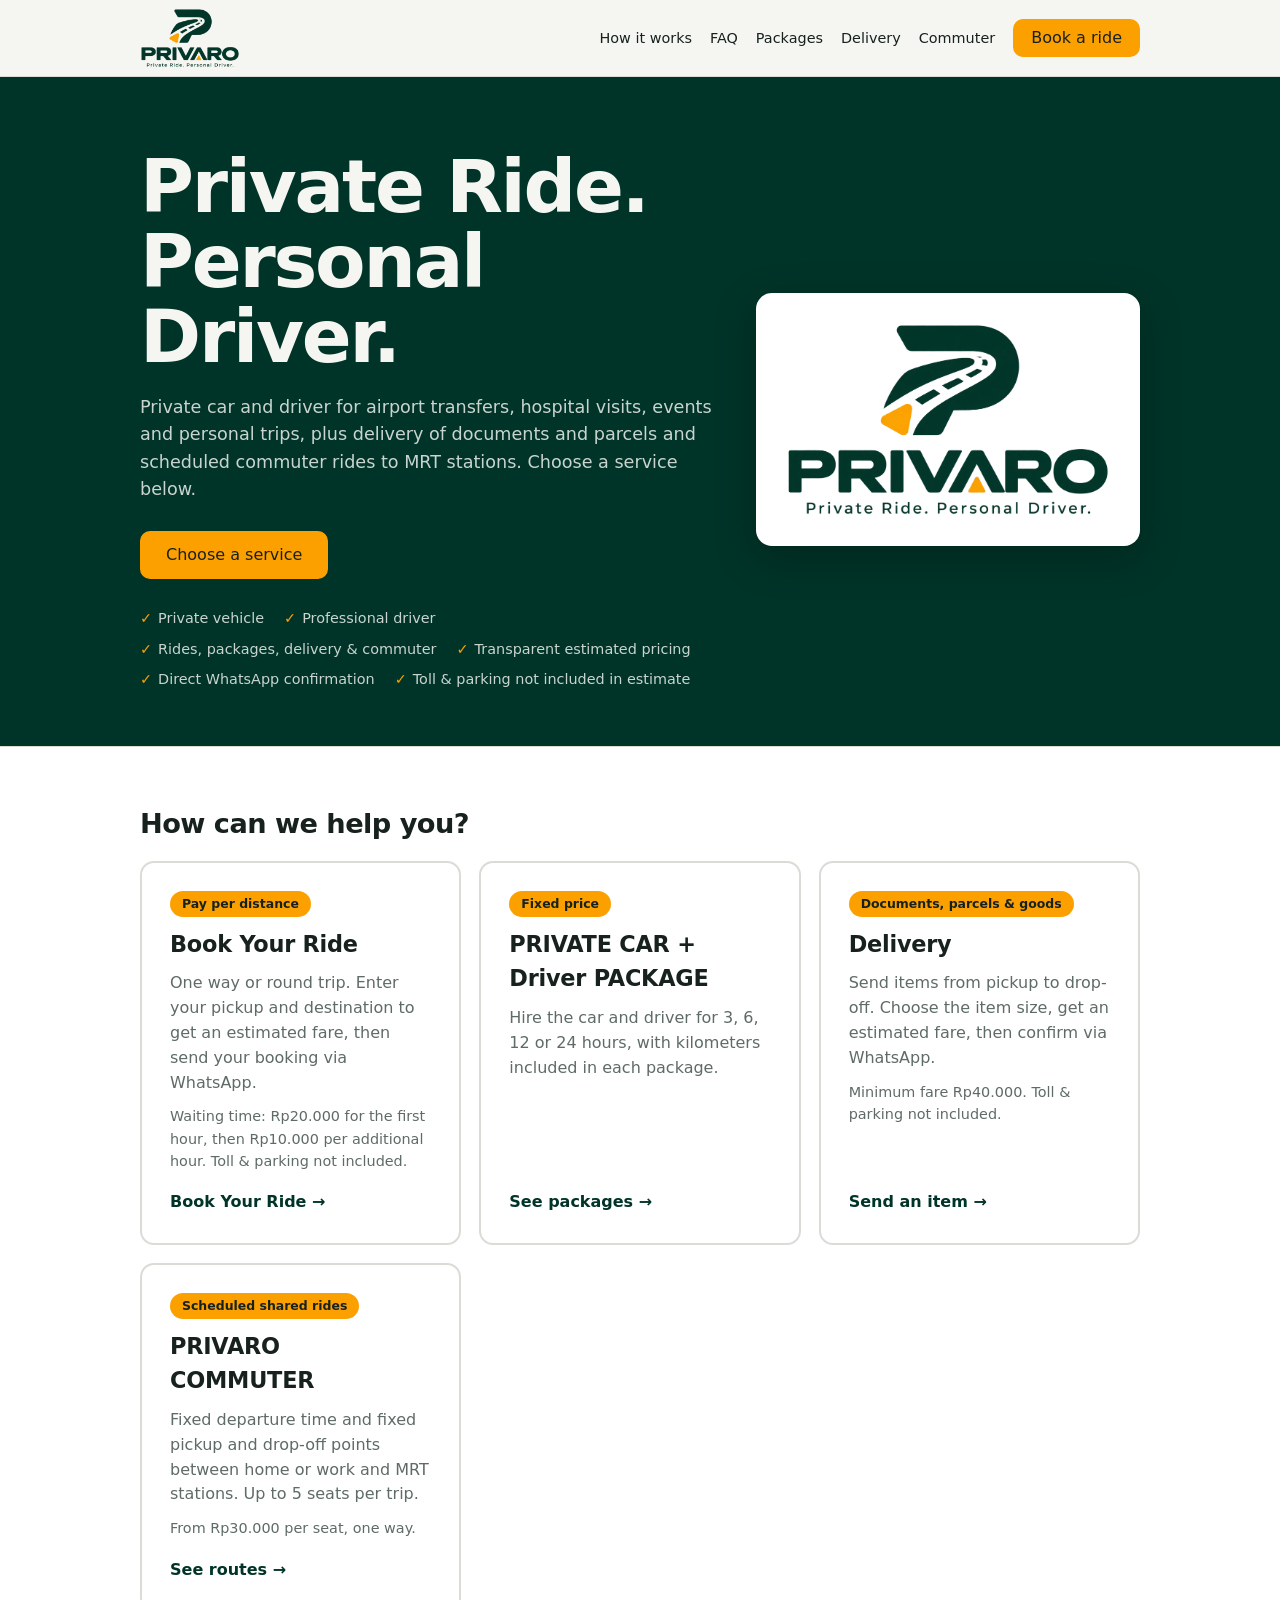
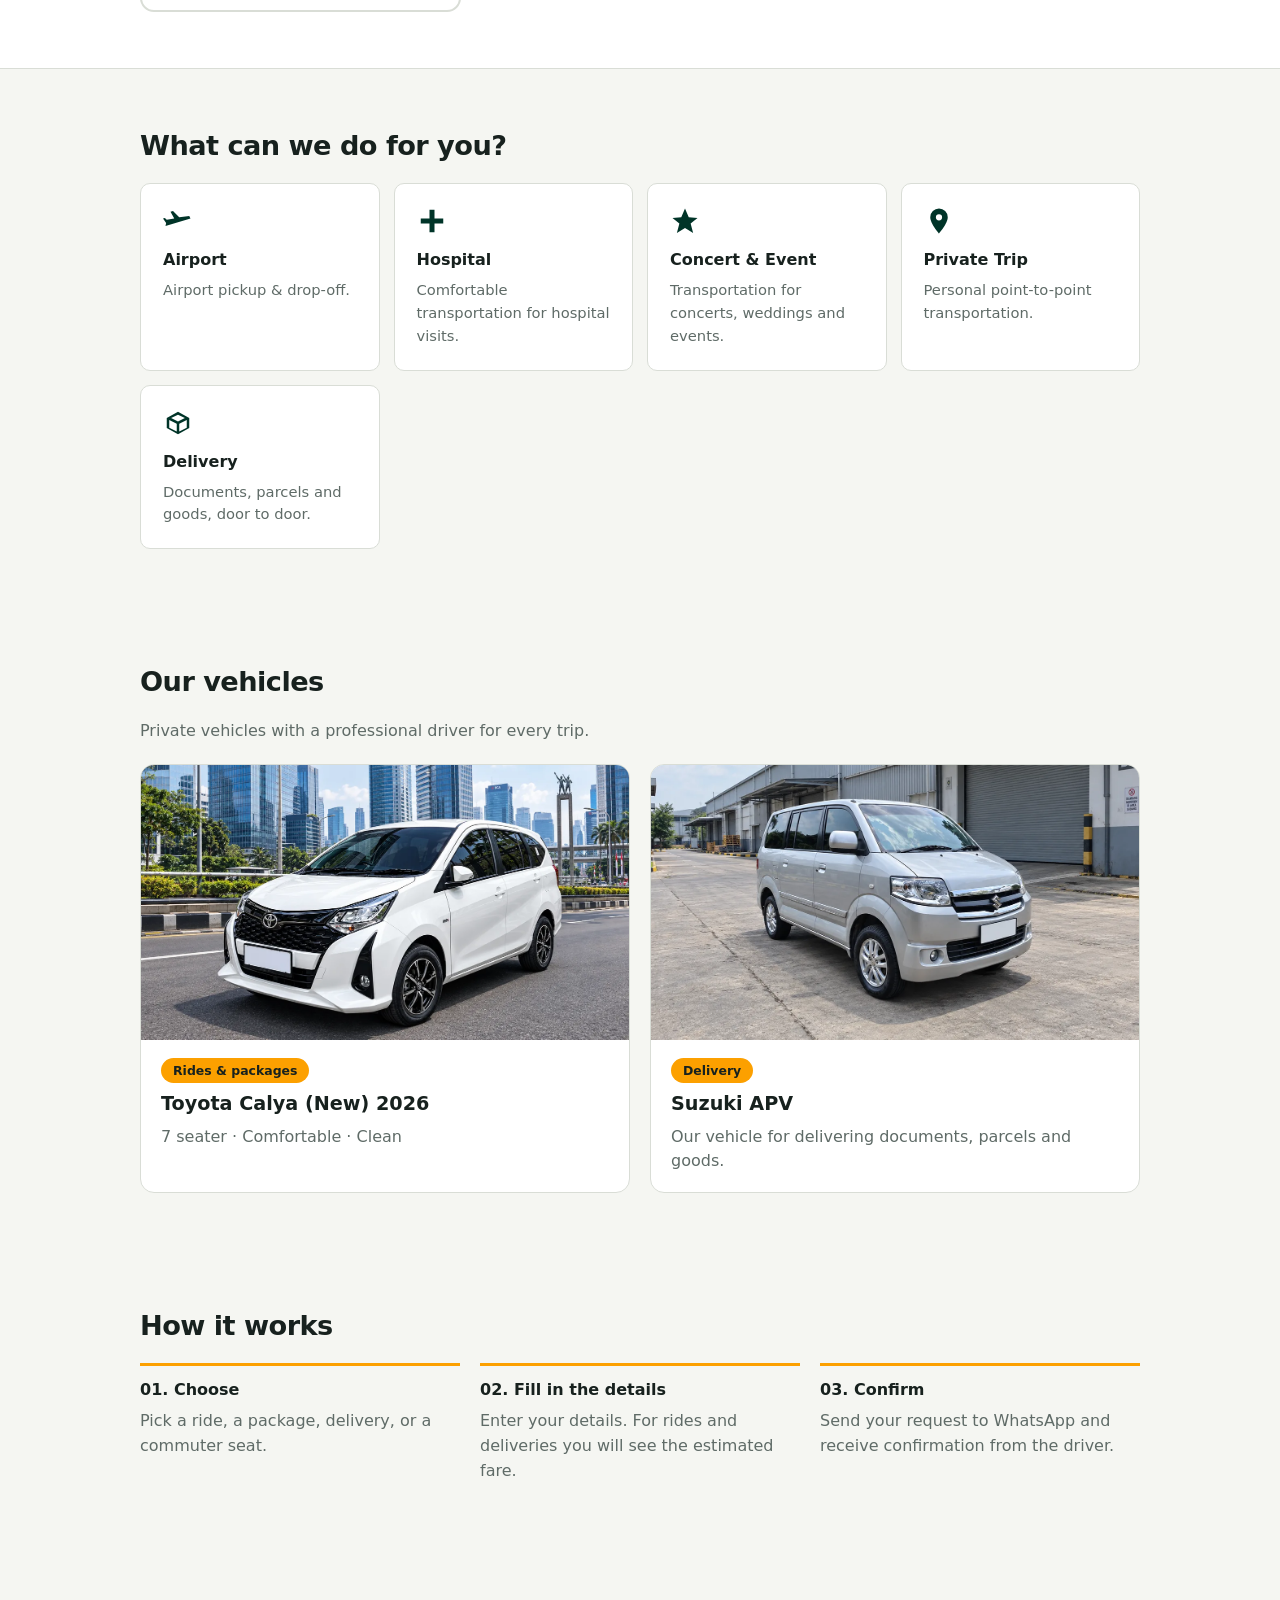
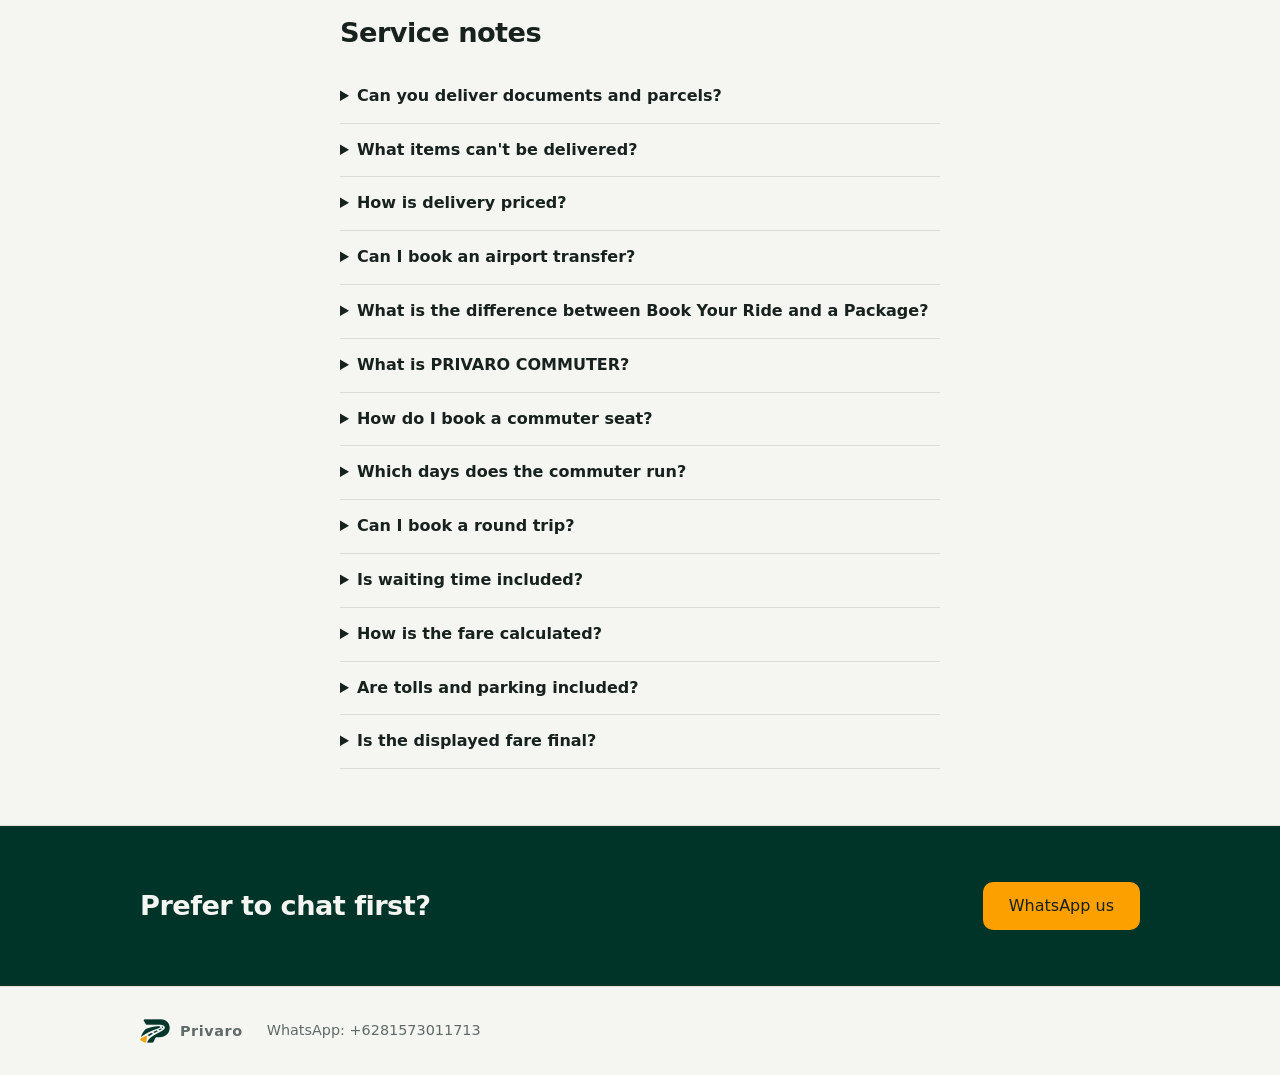
<file: index.html>
<!doctype html>
<html lang="en">
<head>
<meta charset="utf-8">
<meta name="viewport" content="width=device-width, initial-scale=1">
<meta name="referrer" content="strict-origin-when-cross-origin">
<title>Privaro | Private Ride. Personal Driver.</title>
<meta name="description" content="Privaro. Private Ride. Personal Driver. Private car with driver for airport transfers, hospital visits, events and personal trips, plus delivery of documents and parcels and scheduled commuter rides to MRT stations.">
<meta property="og:title" content="Privaro | Private Ride. Personal Driver.">
<meta property="og:description" content="Privaro. Private Ride. Personal Driver. Private car with driver for airport transfers, hospital visits, events and personal trips, plus delivery of documents and parcels and scheduled commuter rides to MRT stations.">
<meta property="og:image" content="assets/og.png">
<meta property="og:type" content="website">
<link rel="icon" href="favicon.png" type="image/png">
<link rel="apple-touch-icon" href="assets/apple-touch-icon.png">
<link rel="stylesheet" href="css/style.css">
</head>
<body>
<header class="top"><div class="wrap bar">
  <a class="brand" href="index.html" aria-label="Privaro, home"><img class="logo" src="assets/logo-header.webp" width="360" height="216" alt="Privaro. Private Ride. Personal Driver."></a>
  <nav aria-label="Main"><a href="#how">How it works</a><a href="#faq">FAQ</a><a href="package.html">Packages</a><a href="delivery.html">Delivery</a><a href="commuter.html">Commuter</a><a class="btn sm" href="book.html">Book a ride</a></nav>
</div></header>
<main>
<section class="hero"><div class="wrap herogrid"><div>
  <h1>Private Ride.<br>Personal Driver.</h1>
  <p class="lead">Private car and driver for airport transfers, hospital visits, events and personal trips, plus delivery of documents and parcels and scheduled commuter rides to MRT stations. Choose a service below.</p>
  <div class="cta"><a class="btn" href="#choose">Choose a service</a></div>
  <ul class="trust"><li>Private vehicle</li><li>Professional driver</li><li>Rides, packages, delivery &amp; commuter</li><li>Transparent estimated pricing</li><li>Direct WhatsApp confirmation</li><li>Toll &amp; parking not included in estimate</li></ul></div>
  <div class="logo-card"><img src="assets/logo.webp" width="900" height="541" alt="Privaro logo. Private Ride. Personal Driver."></div>
</div></section>

<section id="choose" class="band"><div class="wrap"><h2>How can we help you?</h2>
<div class="choices">
  <a class="choice" href="book.html"><span class="tag">Pay per distance</span><b>Book Your Ride</b>
    <span>One way or round trip. Enter your pickup and destination to get an estimated fare, then send your booking via WhatsApp.</span>
    <span class="sub" data-fill="waiting"></span><span class="go">Book Your Ride &rarr;</span></a>
  <a class="choice" href="package.html"><span class="tag">Fixed price</span><b>PRIVATE CAR + Driver PACKAGE</b>
    <span>Hire the car and driver for 3, 6, 12 or 24 hours, with kilometers included in each package.</span>
    <span class="go">See packages &rarr;</span></a>
  <a class="choice" href="delivery.html"><span class="tag">Documents, parcels &amp; goods</span><b>Delivery</b>
    <span>Send items from pickup to drop-off. Choose the item size, get an estimated fare, then confirm via WhatsApp.</span>
    <span class="sub" data-fill="delivery"></span><span class="go">Send an item &rarr;</span></a>
  <a class="choice" href="commuter.html"><span class="tag">Scheduled shared rides</span><b>PRIVARO COMMUTER</b>
    <span>Fixed departure time and fixed pickup and drop-off points between home or work and MRT stations. Up to 5 seats per trip.</span>
    <span class="sub" data-fill="commuter"></span><span class="go">See routes &rarr;</span></a>
</div></div></section>

<section id="services" class="wrap sec"><h2>What can we do for you?</h2>
<div class="cards">
  <div class="card info"><svg viewBox="0 0 24 24"><path d="M2 16l20-6-1-2-8 1-5-5-2 .5 3 5.5-6 1-1.5-1.5-1.5.5 2.5 3.5z"/></svg><b>Airport</b><span>Airport pickup &amp; drop-off.</span></div>
  <div class="card info"><svg viewBox="0 0 24 24"><path d="M10 3h4v7h7v4h-7v7h-4v-7H3v-4h7z"/></svg><b>Hospital</b><span>Comfortable transportation for hospital visits.</span></div>
  <div class="card info"><svg viewBox="0 0 24 24"><path d="M12 2l3 7 7 .5-5.5 4.5 2 7.5-6.5-4-6.5 4 2-7.5L2 9.5 9 9z"/></svg><b>Concert &amp; Event</b><span>Transportation for concerts, weddings and events.</span></div>
  <div class="card info"><svg viewBox="0 0 24 24"><path d="M12 2a7 7 0 0 0-7 7c0 5 7 13 7 13s7-8 7-13a7 7 0 0 0-7-7zm0 9.5A2.5 2.5 0 1 1 12 6.5a2.5 2.5 0 0 1 0 5z"/></svg><b>Private Trip</b><span>Personal point-to-point transportation.</span></div>
<div class="card info"><svg viewBox="0 0 24 24"><path d="M21 8l-9-5-9 5v8l9 5 9-5V8zm-9-2.7L17.5 8 12 10.7 6.5 8 12 5.3zM5 9.6l6 3v6.2l-6-3V9.6zm8 9.2v-6.2l6-3v6.2l-6 3z"/></svg><b>Delivery</b><span>Documents, parcels and goods, door to door.</span></div>
</div></section>

<section id="vehicle" class="wrap sec"><h2>Our vehicles</h2>
<p class="muted">Private vehicles with a professional driver for every trip.</p>
<div class="vehicles">
  <figure class="vcard"><img src="assets/car.webp" width="1200" height="675" loading="lazy" alt="White Toyota Calya used by Privaro on a Jakarta main road">
    <figcaption><span class="tag">Rides &amp; packages</span><b>Toyota Calya (New) 2026</b><span>7 seater &middot; Comfortable &middot; Clean</span></figcaption></figure>
  <figure class="vcard"><img src="assets/delivery-car.webp" width="1200" height="675" loading="lazy" alt="Silver Suzuki APV used by Privaro for delivery">
    <figcaption><span class="tag">Delivery</span><b>Suzuki APV</b><span>Our vehicle for delivering documents, parcels and goods.</span></figcaption></figure>
</div></section>

<section id="how" class="wrap sec"><h2>How it works</h2>
<ol class="steps"><li><b>01. Choose</b><span>Pick a ride, a package, delivery, or a commuter seat.</span></li><li><b>02. Fill in the details</b><span>Enter your details. For rides and deliveries you will see the estimated fare.</span></li><li><b>03. Confirm</b><span>Send your request to WhatsApp and receive confirmation from the driver.</span></li></ol></section>

<section id="faq" class="wrap sec narrow"><h2>Service notes</h2>
<details><summary>Can you deliver documents and parcels?</summary><p>Yes. Our Delivery service carries documents, parcels and goods that fit in the car, from pickup to drop-off. Larger or heavier items are quoted via WhatsApp.</p></details>
<details><summary>What items can't be delivered?</summary><p>Illegal goods, drugs and weapons; explosives, fuel and other flammable or hazardous materials; and anything the driver cannot legally carry. Other items may be declined by the driver.</p></details>
<details><summary>How is delivery priced?</summary><p>By the estimated distance with a minimum fare, plus a surcharge for larger items. Toll and parking are not included.</p></details>
<details><summary>Can I book an airport transfer?</summary><p>Yes. Airport pickup and drop-off are supported.</p></details>
<details><summary>What is the difference between Book Your Ride and a Package?</summary><p>Book Your Ride is priced by the estimated distance, one way or round trip, with waiting time charged separately. A Package is a fixed price for 3, 6, 12 or 24 hours with included kilometers.</p></details>
<details><summary>What is PRIVARO COMMUTER?</summary><p>A scheduled shared ride with a fixed departure time and fixed pickup and drop-off points, for people who travel regularly between home or work and an MRT station. Each trip has up to 5 passenger seats.</p></details>
<details><summary>How do I book a commuter seat?</summary><p>Choose a route and a travel date, then send your seat request via WhatsApp. The driver confirms availability.</p></details>
<details><summary>Which days does the commuter run?</summary><p>The current routes run Monday to Saturday.</p></details>
<details><summary>Can I book a round trip?</summary><p>Yes.</p></details>
<details><summary>Is waiting time included?</summary><p>Waiting time is charged separately.</p></details>
<details><summary>How is the fare calculated?</summary><p>For rides, the estimated fare is based on the estimated road distance and selected waiting time. For deliveries, it is based on the estimated road distance (with a minimum fare) and the item size.</p></details>
<details><summary>Are tolls and parking included?</summary><p>No. Toll and parking fees are not included in the estimated fare unless specifically agreed.</p></details>
<details><summary>Is the displayed fare final?</summary><p>No. The website provides an estimate. Final fare is confirmed by the driver.</p></details>
</section>

<section class="band dark"><div class="wrap cta2"><h2>Prefer to chat first?</h2><a class="btn" id="waBottom" href="#" target="_blank" rel="noopener">WhatsApp us</a></div></section>
</main>
<footer class="wrap foot"><b class="brand"><img class="mark" src="assets/mark.png" width="24" height="24" alt=""><span data-brand>Privaro</span></b><span id="fWa"></span><span id="fArea"></span><span id="fHours"></span></footer>
<script src="js/config.js"></script>
<script src="js/services/pricingService.js"></script>
<script src="js/delivery-pricing.js"></script>
<script src="js/commuter-data.js"></script>
<script src="js/site.js"></script>
</body>
</html>
</file>
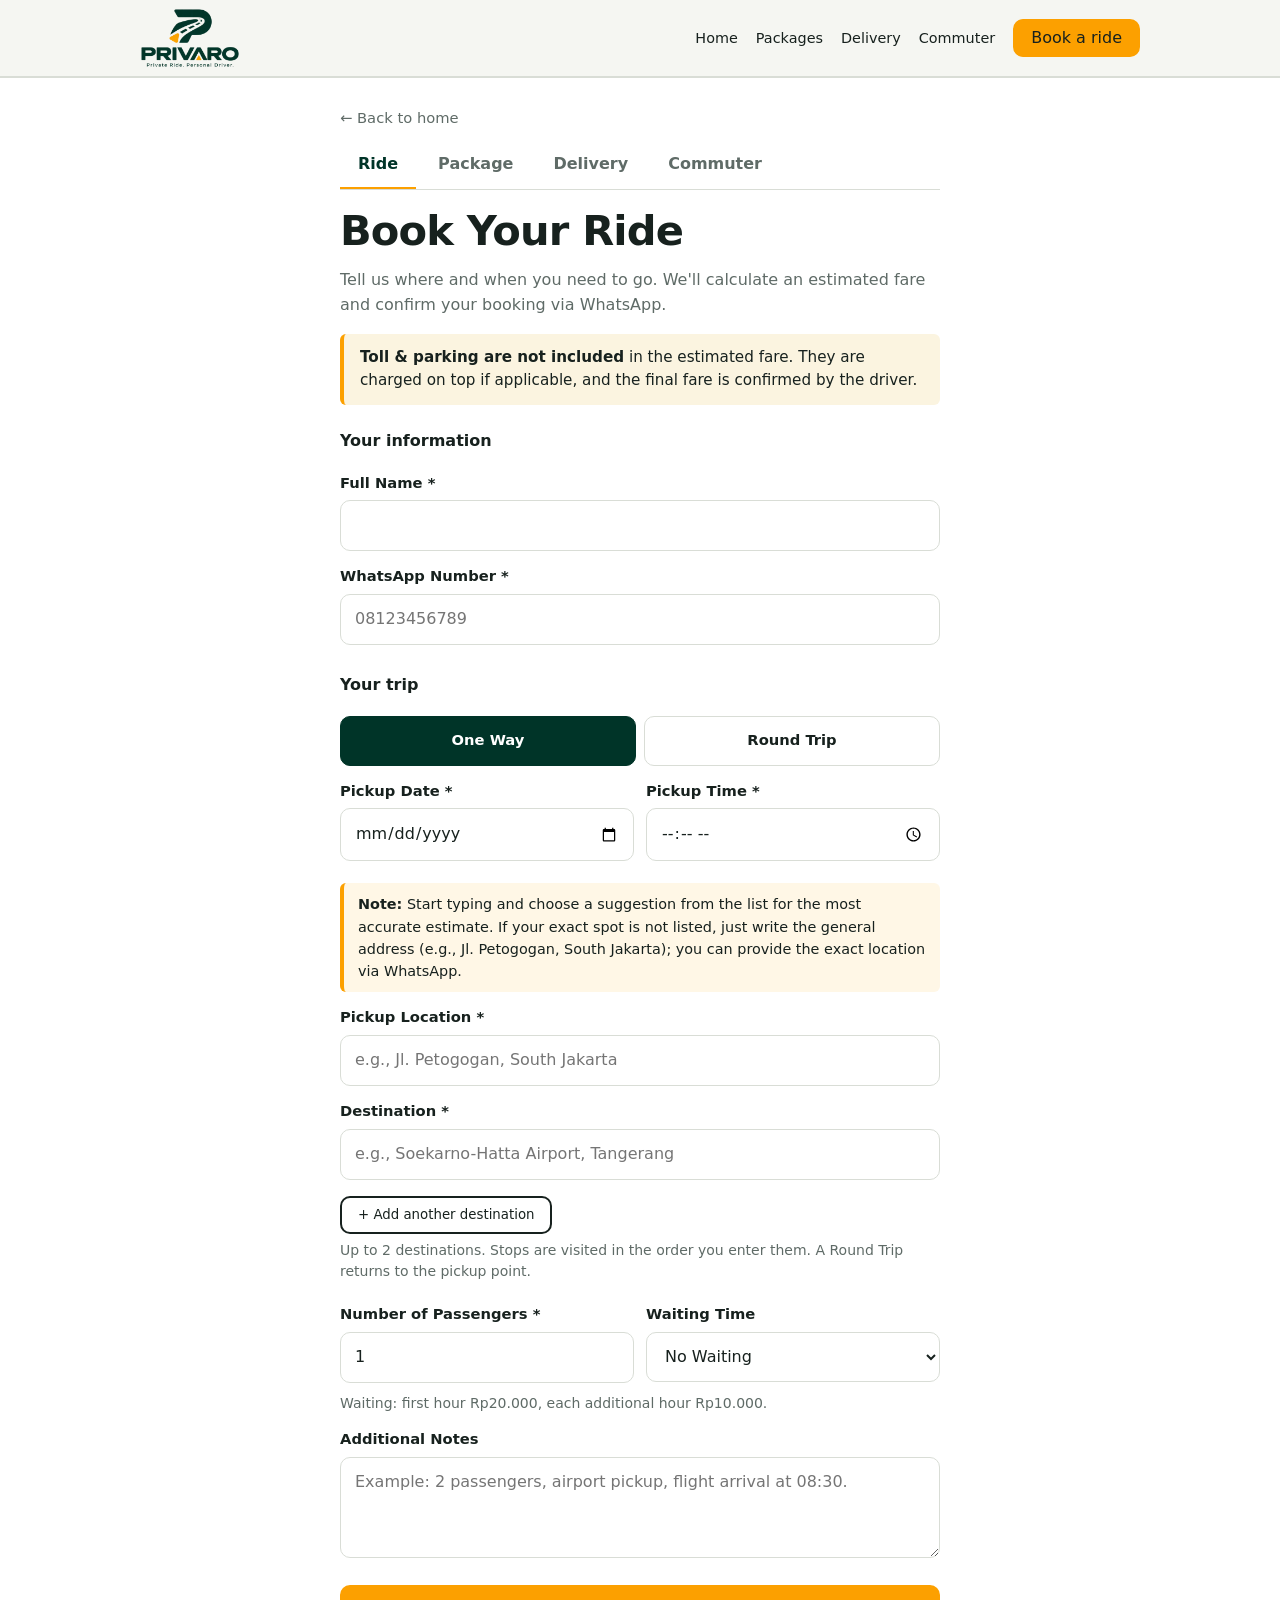
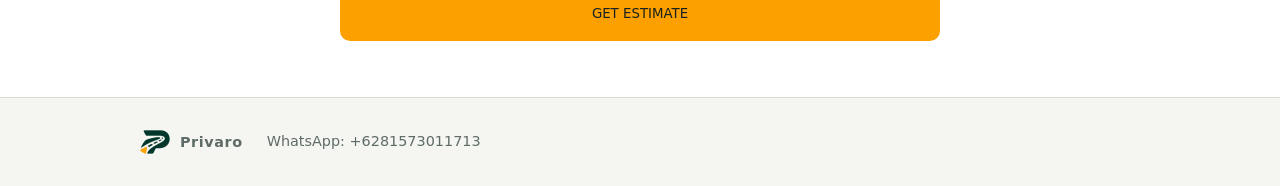
<file: book.html>
<!doctype html>
<html lang="en">
<head>
<meta charset="utf-8">
<meta name="viewport" content="width=device-width, initial-scale=1">
<meta name="referrer" content="strict-origin-when-cross-origin">
<title>Book Your Ride | Privaro</title>
<meta name="description" content="Book your private ride with Privaro. Enter pickup and destination, get an estimated fare, and confirm via WhatsApp.">
<meta property="og:title" content="Book Your Ride | Privaro">
<meta property="og:description" content="Book your private ride with Privaro. Enter pickup and destination, get an estimated fare, and confirm via WhatsApp.">
<meta property="og:image" content="assets/og.png">
<meta property="og:type" content="website">
<link rel="icon" href="favicon.png" type="image/png">
<link rel="apple-touch-icon" href="assets/apple-touch-icon.png">
<link rel="stylesheet" href="css/style.css">
</head>
<body>
<header class="top"><div class="wrap bar">
  <a class="brand" href="index.html" aria-label="Privaro, home"><img class="logo" src="assets/logo-header.webp" width="360" height="216" alt="Privaro. Private Ride. Personal Driver."></a>
  <nav aria-label="Main"><a href="index.html">Home</a><a href="package.html">Packages</a><a href="delivery.html">Delivery</a><a href="commuter.html">Commuter</a><a class="btn sm" href="book.html" aria-current="page">Book a ride</a></nav>
</div></header>
<main><section class="band pagesec"><div class="wrap narrow">
  <a class="back" href="index.html">&larr; Back to home</a>
  <nav class="tabs" aria-label="Services"><a href="book.html" aria-current="page">Ride</a><a href="package.html">Package</a><a href="delivery.html">Delivery</a><a href="commuter.html">Commuter</a></nav>
  <h1 class="ph">Book Your Ride</h1>
  <p class="muted">Tell us where and when you need to go. We'll calculate an estimated fare and confirm your booking via WhatsApp.</p>
  <p class="callout"><b>Toll &amp; parking are not included</b> in the estimated fare. They are charged on top if applicable, and the final fare is confirmed by the driver.</p>
  <form id="bookingForm" novalidate>
    <fieldset><legend>Your information</legend>
      <label for="name">Full Name *</label><input id="name" autocomplete="name" aria-describedby="e-name"><p class="err" id="e-name" role="alert"></p>
      <label for="whatsapp">WhatsApp Number *</label><input id="whatsapp" type="tel" inputmode="tel" placeholder="08123456789" autocomplete="tel" aria-describedby="e-whatsapp"><p class="err" id="e-whatsapp" role="alert"></p>
    </fieldset>
    <fieldset><legend>Your trip</legend>
      <div class="seg" role="radiogroup" aria-label="Trip type *"><label><input type="radio" name="tripType" value="one-way" checked><span>One Way</span></label><label><input type="radio" name="tripType" value="round-trip"><span>Round Trip</span></label></div>
      <div class="two"><div><label for="date">Pickup Date *</label><input id="date" type="date" aria-describedby="e-date"><p class="err" id="e-date" role="alert"></p></div>
      <div><label for="time">Pickup Time *</label><input id="time" type="time" aria-describedby="e-time"><p class="err" id="e-time" role="alert"></p></div></div>
      <p class="locnote" id="h-loc"><b>Note:</b> Start typing and choose a suggestion from the list for the most accurate estimate. If your exact spot is not listed, just write the general address (e.g., Jl. Petogogan, South Jakarta); you can provide the exact location via WhatsApp.</p>
      <label for="pickup">Pickup Location *</label><input id="pickup" placeholder="e.g., Jl. Petogogan, South Jakarta" autocomplete="off" aria-describedby="h-loc e-pickup"><p class="err" id="e-pickup" role="alert"></p>
      <label for="destination" id="lbl-dest">Destination *</label><input id="destination" placeholder="e.g., Soekarno-Hatta Airport, Tangerang" autocomplete="off" aria-describedby="h-loc e-destination"><p class="err" id="e-destination" role="alert"></p>
      <div id="stop2" hidden>
        <label for="destination2">Destination 2 *</label><input id="destination2" placeholder="e.g., Grand Indonesia, Central Jakarta" autocomplete="off" aria-describedby="e-destination2"><p class="err" id="e-destination2" role="alert"></p>
        <button type="button" class="linkbtn" id="removeStop">Remove destination 2</button>
      </div>
      <button type="button" class="btn ghost sm addstop" id="addStop" aria-controls="stop2" aria-expanded="false">+ Add another destination</button>
      <p class="hint">Up to 2 destinations. Stops are visited in the order you enter them. A Round Trip returns to the pickup point.</p>
      <div class="two"><div><label for="passengers">Number of Passengers *</label><input id="passengers" type="number" min="1" value="1" inputmode="numeric" aria-describedby="e-passengers"><p class="err" id="e-passengers" role="alert"></p></div>
      <div><label for="waiting">Waiting Time</label><select id="waiting"><option value="0">No Waiting</option><option value="1">1 Hour</option><option value="2">2 Hours</option><option value="3">3 Hours</option><option value="4">4 Hours</option><option value="5">5 Hours</option><option value="6">6 Hours</option></select></div></div>
      <p class="hint" id="waitHint"></p>
      <label for="notes">Additional Notes</label><textarea id="notes" rows="3" maxlength="500" placeholder="Example: 2 passengers, airport pickup, flight arrival at 08:30."></textarea>
    </fieldset>
    <p class="err form" id="e-form" role="alert"></p>
    <button class="btn block" id="estimateBtn" type="submit">GET ESTIMATE</button>
  </form>

  <div id="result" hidden aria-live="polite">
    <div class="panel"><h3>Your estimate</h3><dl id="estimate"></dl>
      <p class="note" id="routeNote"></p>
      <p class="note strong">+ Toll &amp; parking (if applicable) are NOT included in this estimate.</p>
      <p class="note"><b>ESTIMATED PRICE.</b> Final fare may vary depending on actual route, tolls, parking fees, route changes, waiting time, and other trip conditions. Please confirm the final fare with the driver.</p></div>
    <div class="panel"><h3>Booking summary</h3><dl id="summary"></dl></div>
    <button class="btn block wa" id="sendBtn" type="button">SEND BOOKING TO WHATSAPP</button>
  </div>
</div></section></main>
<footer class="wrap foot"><b class="brand"><img class="mark" src="assets/mark.png" width="24" height="24" alt=""><span data-brand>Privaro</span></b><span id="fWa"></span><span id="fArea"></span><span id="fHours"></span></footer>
<script src="js/config.js"></script>
<script src="js/utils/validation.js"></script>
<script src="js/services/pricingService.js"></script>
<script src="js/services/googleRoutesProvider.js"></script>
<script src="js/services/osrmProvider.js"></script>
<script src="js/services/routingService.js"></script>
<script src="js/services/whatsappService.js"></script>
<script src="js/site.js"></script>
<script src="js/services/placesService.js"></script>
<script src="js/components/autocomplete.js"></script>
<script src="js/app.js"></script>
</body>
</html>
</file>
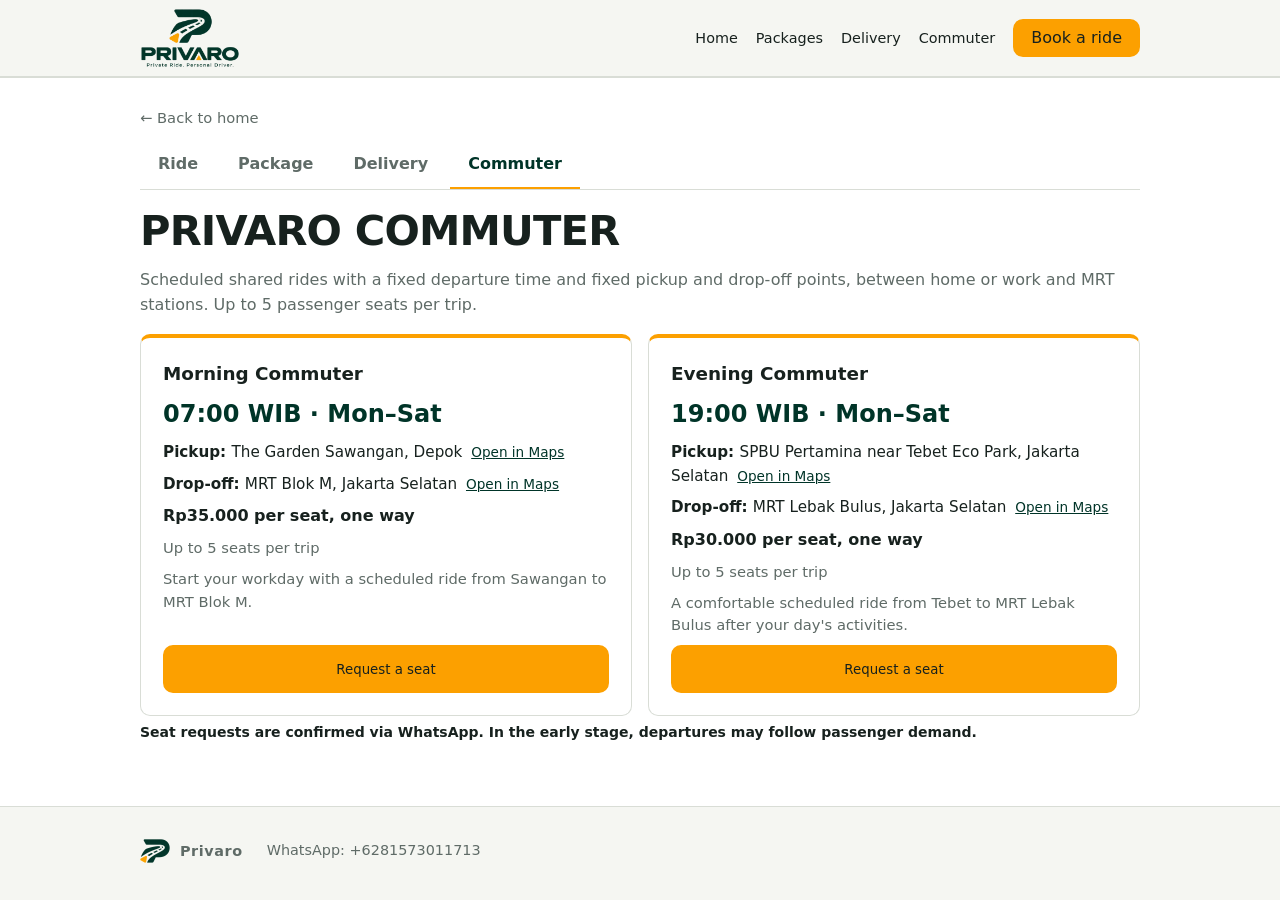
<file: commuter.html>
<!doctype html>
<html lang="en">
<head>
<meta charset="utf-8">
<meta name="viewport" content="width=device-width, initial-scale=1">
<meta name="referrer" content="strict-origin-when-cross-origin">
<title>PRIVARO COMMUTER | Privaro</title>
<meta name="description" content="Scheduled shared rides with fixed departure times and fixed pickup and drop-off points between home or work and MRT stations.">
<meta property="og:title" content="PRIVARO COMMUTER | Privaro">
<meta property="og:description" content="Scheduled shared rides with fixed departure times and fixed pickup and drop-off points between home or work and MRT stations.">
<meta property="og:image" content="assets/og.png">
<meta property="og:type" content="website">
<link rel="icon" href="favicon.png" type="image/png">
<link rel="apple-touch-icon" href="assets/apple-touch-icon.png">
<link rel="stylesheet" href="css/style.css">
</head>
<body>
<header class="top"><div class="wrap bar">
  <a class="brand" href="index.html" aria-label="Privaro, home"><img class="logo" src="assets/logo-header.webp" width="360" height="216" alt="Privaro. Private Ride. Personal Driver."></a>
  <nav aria-label="Main"><a href="index.html">Home</a><a href="package.html">Packages</a><a href="delivery.html">Delivery</a><a href="commuter.html">Commuter</a><a class="btn sm" href="book.html">Book a ride</a></nav>
</div></header>
<main><section class="band pagesec"><div class="wrap">
  <a class="back" href="index.html">&larr; Back to home</a>
  <nav class="tabs" aria-label="Services"><a href="book.html">Ride</a><a href="package.html">Package</a><a href="delivery.html">Delivery</a><a href="commuter.html" aria-current="page">Commuter</a></nav>
  <h1 class="ph">PRIVARO COMMUTER</h1>
  <p class="muted">Scheduled shared rides with a fixed departure time and fixed pickup and drop-off points, between home or work and MRT stations. Up to 5 passenger seats per trip.</p>
  <div class="routes" id="routeCards"></div>
  <p class="note strong" id="cmNote"></p>
  <div id="cmBook" class="narrow pkgbook" hidden>
    <h3 id="cmFormTitle">Request seats</h3>
    <form id="cmForm" novalidate>
      <label for="cm-route">Route *</label><select id="cm-route" aria-describedby="ce-route"><option value="">Choose a route</option></select><p class="err" id="ce-route" role="alert"></p>
      <dl id="cmSummary" class="panel"></dl>
      <label for="cm-date" id="cm-datelabel">Travel Date *</label><input id="cm-date" type="date" aria-describedby="cm-dhint ce-date"><p class="hint" id="cm-dhint"></p><p class="err" id="ce-date" role="alert"></p>
      <label for="cm-seats">Number of Seats *</label><select id="cm-seats" aria-describedby="ce-seats"></select><p class="err" id="ce-seats" role="alert"></p>
      <label for="cm-name">Your Name *</label><input id="cm-name" autocomplete="name" aria-describedby="ce-name"><p class="err" id="ce-name" role="alert"></p>
      <label for="cm-whatsapp">WhatsApp Number *</label><input id="cm-whatsapp" type="tel" inputmode="tel" placeholder="08123456789" autocomplete="tel" aria-describedby="ce-whatsapp"><p class="err" id="ce-whatsapp" role="alert"></p>
      <label for="cm-notes">Additional Notes</label><textarea id="cm-notes" rows="3" maxlength="500" placeholder="Example: I will travel with a colleague."></textarea>
      <p class="err form" id="ce-form" role="alert"></p>
      <button class="btn block wa" id="cm-send" type="submit">REQUEST SEATS VIA WHATSAPP</button>
      <p class="note">Pickup and drop-off points are fixed. Availability is confirmed by the driver via WhatsApp.</p>
    </form>
  </div>
</div></section></main>
<footer class="wrap foot"><b class="brand"><img class="mark" src="assets/mark.png" width="24" height="24" alt=""><span data-brand>Privaro</span></b><span id="fWa"></span><span id="fArea"></span><span id="fHours"></span></footer>
<script src="js/config.js"></script>
<script src="js/utils/validation.js"></script>
<script src="js/services/pricingService.js"></script>
<script src="js/services/whatsappService.js"></script>
<script src="js/commuter-data.js"></script>
<script src="js/site.js"></script>
<script src="js/commuter.js"></script>
</body>
</html>
</file>
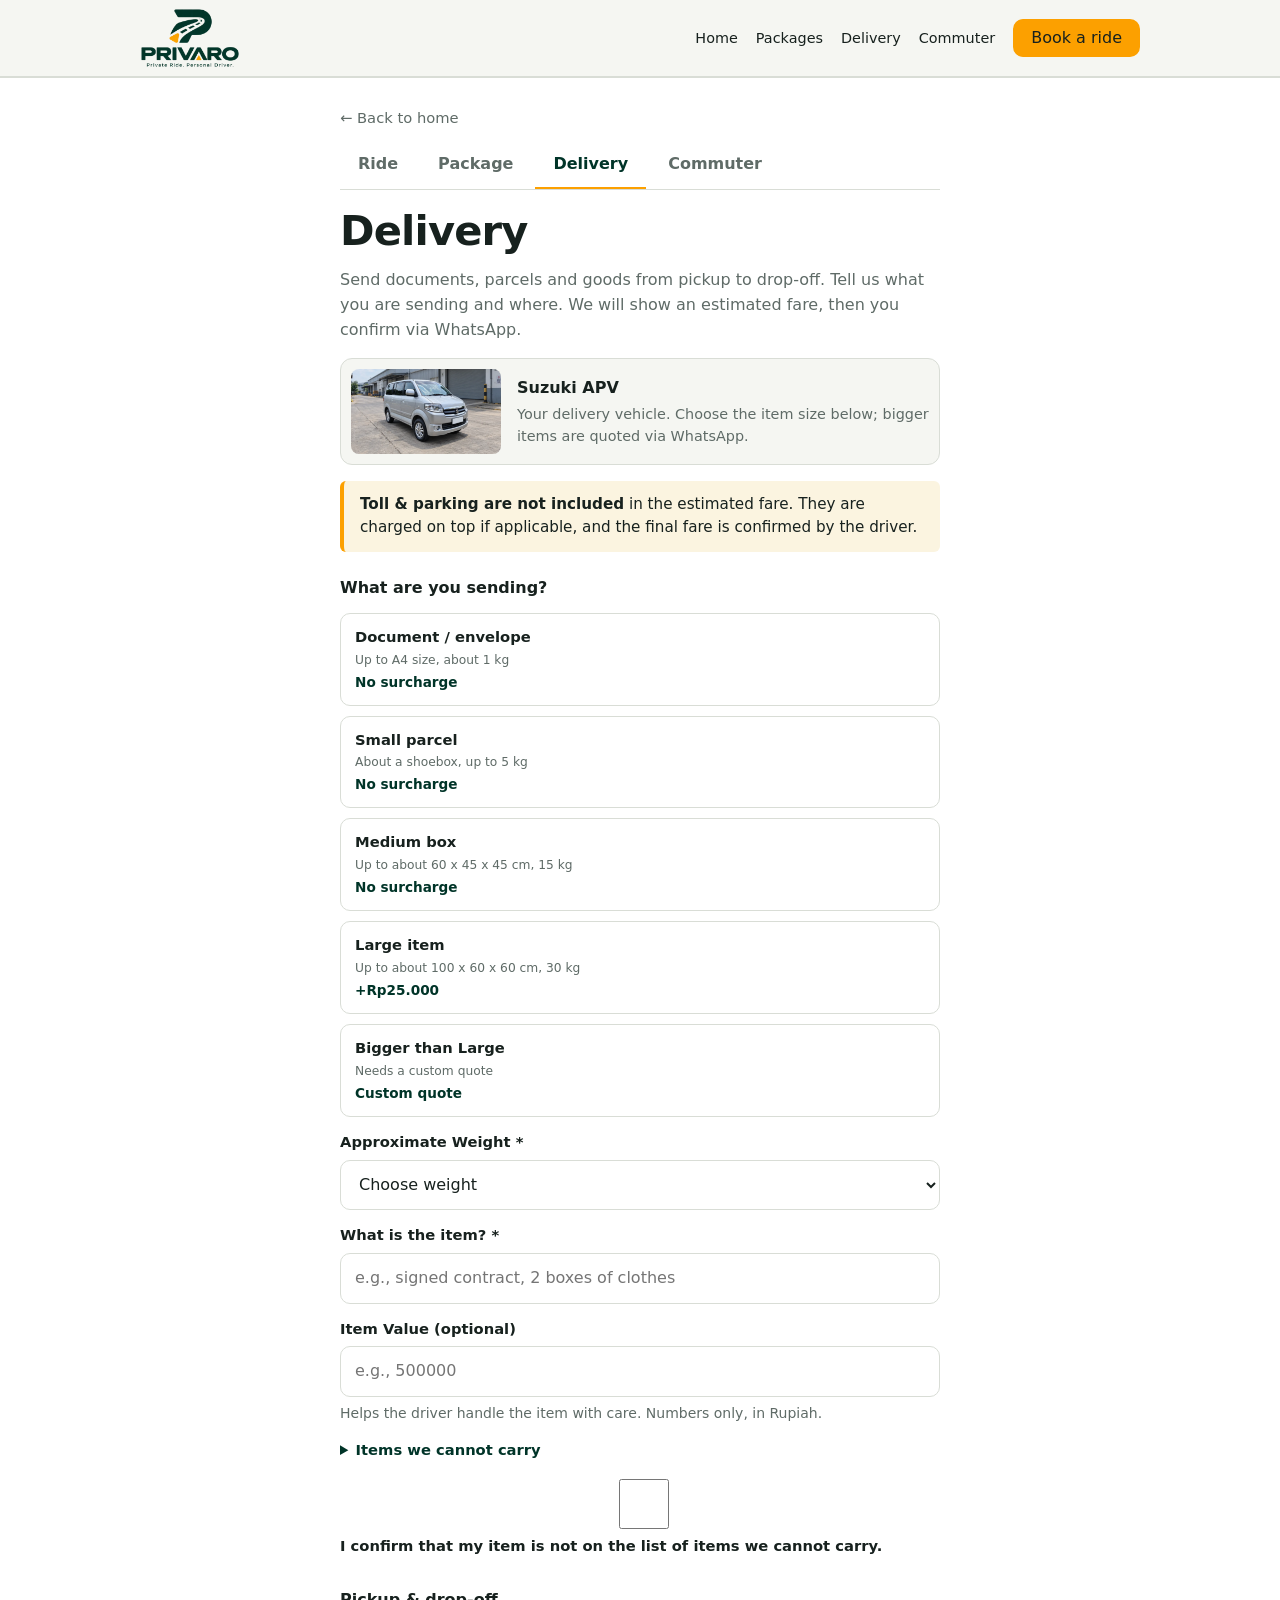
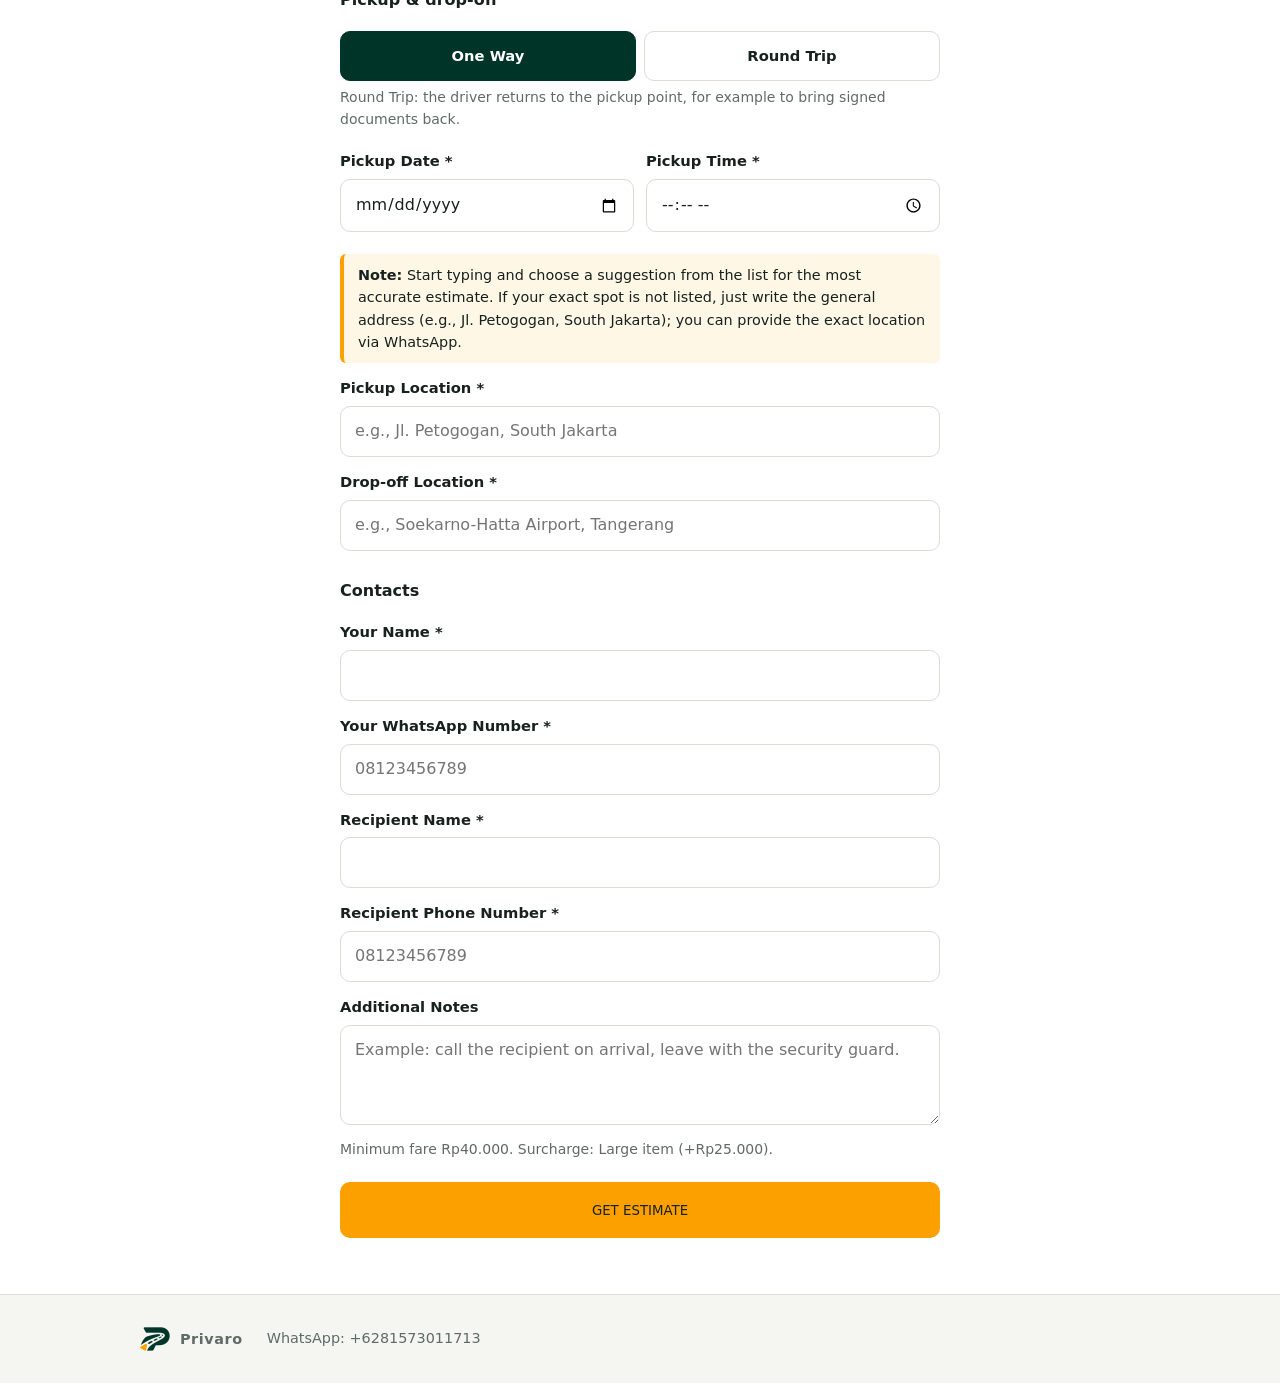
<file: delivery.html>
<!doctype html>
<html lang="en">
<head>
<meta charset="utf-8">
<meta name="viewport" content="width=device-width, initial-scale=1">
<meta name="referrer" content="strict-origin-when-cross-origin">
<title>Delivery | Privaro</title>
<meta name="description" content="Send documents, parcels and goods door to door with Privaro. Get an estimated fare and confirm via WhatsApp.">
<meta property="og:title" content="Delivery | Privaro">
<meta property="og:description" content="Send documents, parcels and goods door to door with Privaro. Get an estimated fare and confirm via WhatsApp.">
<meta property="og:image" content="assets/og.png">
<meta property="og:type" content="website">
<link rel="icon" href="favicon.png" type="image/png">
<link rel="apple-touch-icon" href="assets/apple-touch-icon.png">
<link rel="stylesheet" href="css/style.css">
</head>
<body>
<header class="top"><div class="wrap bar">
  <a class="brand" href="index.html" aria-label="Privaro, home"><img class="logo" src="assets/logo-header.webp" width="360" height="216" alt="Privaro. Private Ride. Personal Driver."></a>
  <nav aria-label="Main"><a href="index.html">Home</a><a href="package.html">Packages</a><a href="delivery.html">Delivery</a><a href="commuter.html">Commuter</a><a class="btn sm" href="book.html">Book a ride</a></nav>
</div></header>
<main><section class="band pagesec"><div class="wrap narrow">
  <a class="back" href="index.html">&larr; Back to home</a>
  <nav class="tabs" aria-label="Services"><a href="book.html">Ride</a><a href="package.html">Package</a><a href="delivery.html" aria-current="page">Delivery</a><a href="commuter.html">Commuter</a></nav>
  <h1 class="ph">Delivery</h1>
  <p class="muted">Send documents, parcels and goods from pickup to drop-off. Tell us what you are sending and where. We will show an estimated fare, then you confirm via WhatsApp.</p>
  <div class="vstrip"><img src="assets/delivery-car.webp" width="1200" height="675" loading="lazy" alt="Silver Suzuki APV used by Privaro for delivery"><div><b>Suzuki APV</b><span>Your delivery vehicle. Choose the item size below; bigger items are quoted via WhatsApp.</span></div></div>
  <p class="callout"><b>Toll &amp; parking are not included</b> in the estimated fare. They are charged on top if applicable, and the final fare is confirmed by the driver.</p>
  <form id="dvForm" novalidate>
    <fieldset><legend>What are you sending?</legend>
      <div class="opts" id="sizeOpts" role="radiogroup" aria-label="Item size *" aria-describedby="de-size"></div><p class="err" id="de-size" role="alert"></p>
      <label for="dl-weight">Approximate Weight *</label><select id="dl-weight" aria-describedby="de-weight"><option value="">Choose weight</option></select><p class="err" id="de-weight" role="alert"></p>
      <label for="dl-desc">What is the item? *</label><input id="dl-desc" maxlength="120" placeholder="e.g., signed contract, 2 boxes of clothes" aria-describedby="de-desc"><p class="err" id="de-desc" role="alert"></p>
      <label for="dl-value">Item Value (optional)</label><input id="dl-value" inputmode="numeric" placeholder="e.g., 500000" aria-describedby="dl-vhint"><p class="hint" id="dl-vhint">Helps the driver handle the item with care. Numbers only, in Rupiah.</p>
      <details class="plain"><summary>Items we cannot carry</summary><ul id="bannedList"></ul><p class="hint">Other items may be declined by the driver.</p></details>
      <label class="check"><input type="checkbox" id="dl-confirm" aria-describedby="de-confirm"> <span>I confirm that my item is not on the list of items we cannot carry.</span></label><p class="err" id="de-confirm" role="alert"></p>
    </fieldset>
    <fieldset><legend>Pickup &amp; drop-off</legend>
      <div class="seg" role="radiogroup" aria-label="Trip type *"><label><input type="radio" name="tripType" value="one-way" checked><span>One Way</span></label><label><input type="radio" name="tripType" value="round-trip"><span>Round Trip</span></label></div>
      <p class="hint">Round Trip: the driver returns to the pickup point, for example to bring signed documents back.</p>
      <div class="two"><div><label for="dl-date">Pickup Date *</label><input id="dl-date" type="date" aria-describedby="de-date"><p class="err" id="de-date" role="alert"></p></div>
      <div><label for="dl-time">Pickup Time *</label><input id="dl-time" type="time" aria-describedby="de-time"><p class="err" id="de-time" role="alert"></p></div></div>
      <p class="locnote"><b>Note:</b> Start typing and choose a suggestion from the list for the most accurate estimate. If your exact spot is not listed, just write the general address (e.g., Jl. Petogogan, South Jakarta); you can provide the exact location via WhatsApp.</p>
      <label for="dl-pickup">Pickup Location *</label><input id="dl-pickup" placeholder="e.g., Jl. Petogogan, South Jakarta" autocomplete="off" aria-describedby="de-pickup"><p class="err" id="de-pickup" role="alert"></p>
      <label for="dl-dropoff">Drop-off Location *</label><input id="dl-dropoff" placeholder="e.g., Soekarno-Hatta Airport, Tangerang" autocomplete="off" aria-describedby="de-dropoff"><p class="err" id="de-dropoff" role="alert"></p>
    </fieldset>
    <fieldset><legend>Contacts</legend>
      <label for="dl-name">Your Name *</label><input id="dl-name" autocomplete="name" aria-describedby="de-name"><p class="err" id="de-name" role="alert"></p>
      <label for="dl-whatsapp">Your WhatsApp Number *</label><input id="dl-whatsapp" type="tel" inputmode="tel" placeholder="08123456789" autocomplete="tel" aria-describedby="de-whatsapp"><p class="err" id="de-whatsapp" role="alert"></p>
      <label for="dl-rname">Recipient Name *</label><input id="dl-rname" aria-describedby="de-rname"><p class="err" id="de-rname" role="alert"></p>
      <label for="dl-rphone">Recipient Phone Number *</label><input id="dl-rphone" type="tel" inputmode="tel" placeholder="08123456789" aria-describedby="de-rphone"><p class="err" id="de-rphone" role="alert"></p>
      <label for="dl-notes">Additional Notes</label><textarea id="dl-notes" rows="3" maxlength="500" placeholder="Example: call the recipient on arrival, leave with the security guard."></textarea>
    </fieldset>
    <p class="hint" id="dl-hint"></p>
    <p class="err form" id="de-form" role="alert"></p>
    <button class="btn block" id="dv-btn" type="submit">GET ESTIMATE</button>
  </form>
  <div id="dv-result" hidden aria-live="polite">
    <div class="panel" id="dv-estPanel"><h3>Your estimate</h3><dl id="dv-estimate"></dl>
      <p class="note strong">+ Toll &amp; parking (if applicable) are NOT included in this estimate.</p>
      <p class="note"><b>ESTIMATED PRICE.</b> Final fare may vary depending on actual route, tolls, parking fees, route changes, waiting time, and other trip conditions. Please confirm the final fare with the driver.</p></div>
    <p class="note" id="dv-note"></p>
    <div class="panel"><h3>Request summary</h3><dl id="dv-summary"></dl></div>
    <button class="btn block wa" id="dv-send" type="button">SEND REQUEST TO WHATSAPP</button>
  </div>
</div></section></main>
<footer class="wrap foot"><b class="brand"><img class="mark" src="assets/mark.png" width="24" height="24" alt=""><span data-brand>Privaro</span></b><span id="fWa"></span><span id="fArea"></span><span id="fHours"></span></footer>
<script src="js/config.js"></script>
<script src="js/utils/validation.js"></script>
<script src="js/services/pricingService.js"></script>
<script src="js/services/googleRoutesProvider.js"></script>
<script src="js/services/osrmProvider.js"></script>
<script src="js/services/routingService.js"></script>
<script src="js/services/whatsappService.js"></script>
<script src="js/services/placesService.js"></script>
<script src="js/components/autocomplete.js"></script>
<script src="js/site.js"></script>
<script src="js/delivery-pricing.js"></script>
<script src="js/delivery.js"></script>
</body>
</html>
</file>
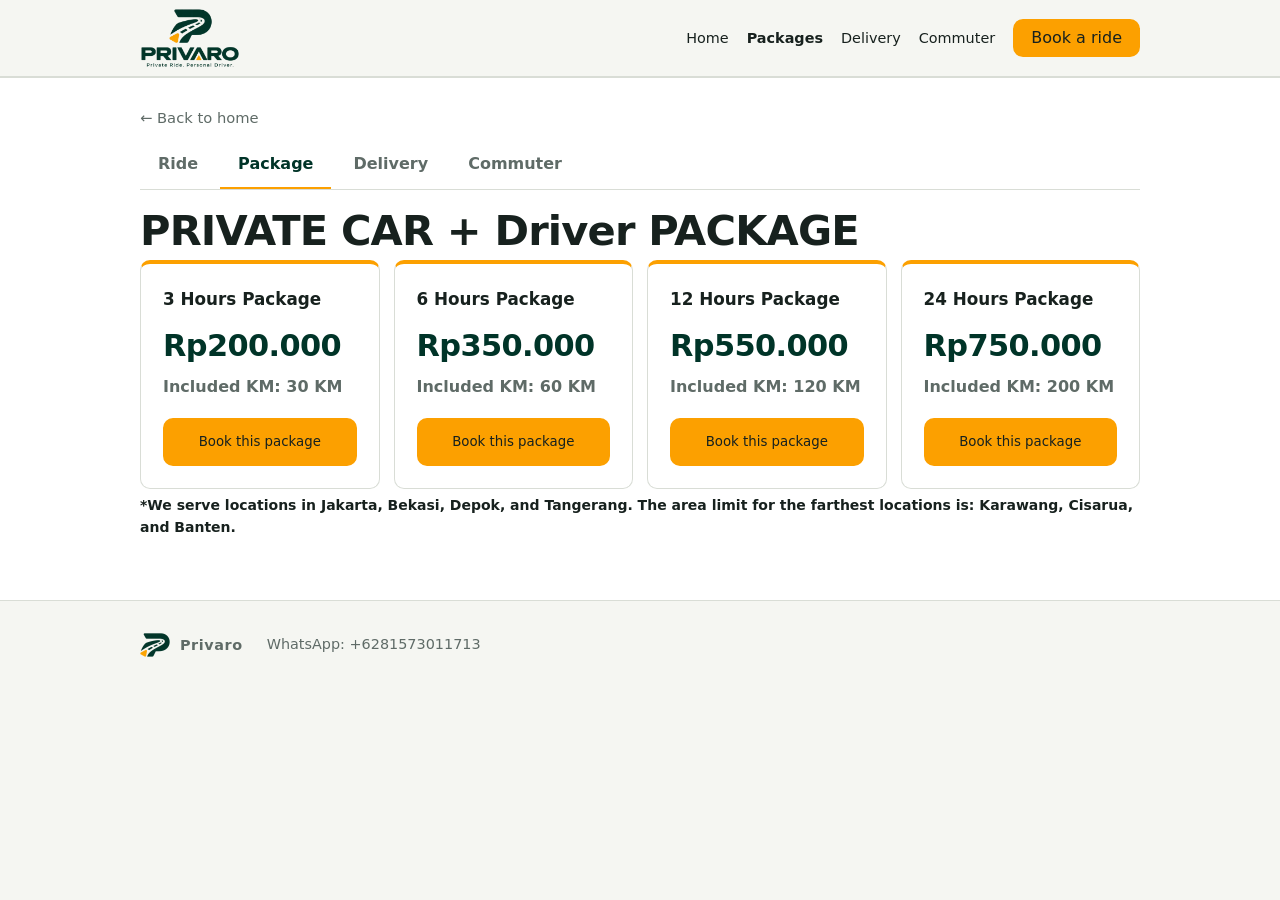
<file: package.html>
<!doctype html>
<html lang="en">
<head>
<meta charset="utf-8">
<meta name="viewport" content="width=device-width, initial-scale=1">
<meta name="referrer" content="strict-origin-when-cross-origin">
<title>PRIVATE CAR + Driver PACKAGE | Privaro</title>
<meta name="description" content="Private car with driver packages for 3, 6, 12 or 24 hours with included kilometers. Book via WhatsApp.">
<meta property="og:title" content="PRIVATE CAR + Driver PACKAGE | Privaro">
<meta property="og:description" content="Private car with driver packages for 3, 6, 12 or 24 hours with included kilometers. Book via WhatsApp.">
<meta property="og:image" content="assets/og.png">
<meta property="og:type" content="website">
<link rel="icon" href="favicon.png" type="image/png">
<link rel="apple-touch-icon" href="assets/apple-touch-icon.png">
<link rel="stylesheet" href="css/style.css">
</head>
<body>
<header class="top"><div class="wrap bar">
  <a class="brand" href="index.html" aria-label="Privaro, home"><img class="logo" src="assets/logo-header.webp" width="360" height="216" alt="Privaro. Private Ride. Personal Driver."></a>
  <nav aria-label="Main"><a href="index.html">Home</a><a href="package.html" aria-current="page">Packages</a><a href="delivery.html">Delivery</a><a href="commuter.html">Commuter</a><a class="btn sm" href="book.html">Book a ride</a></nav>
</div></header>
<main><section class="band pagesec"><div class="wrap">
  <a class="back" href="index.html">&larr; Back to home</a>
  <nav class="tabs" aria-label="Services"><a href="book.html">Ride</a><a href="package.html" aria-current="page">Package</a><a href="delivery.html">Delivery</a><a href="commuter.html">Commuter</a></nav>
  <h1 class="ph">PRIVATE CAR + Driver PACKAGE</h1>
  <div class="cards" id="pkgCards"></div>
  <p class="note strong">*We serve locations in Jakarta, Bekasi, Depok, and Tangerang. The area limit for the farthest locations is: Karawang, Cisarua, and Banten.</p>
  <div id="pkgBook" class="narrow pkgbook" hidden>
    <h3>Book a package</h3>
    <form id="pkgForm" novalidate>
      <label for="pk-package">Package *</label><select id="pk-package" aria-describedby="pe-package"><option value="">Choose a package</option></select><p class="err" id="pe-package" role="alert"></p>
      <dl id="pkgSummary" class="panel"></dl>
      <label for="pk-name">Full Name *</label><input id="pk-name" autocomplete="name" aria-describedby="pe-name"><p class="err" id="pe-name" role="alert"></p>
      <label for="pk-whatsapp">WhatsApp Number *</label><input id="pk-whatsapp" type="tel" inputmode="tel" placeholder="08123456789" autocomplete="tel" aria-describedby="pe-whatsapp"><p class="err" id="pe-whatsapp" role="alert"></p>
      <div class="two"><div><label for="pk-date">Pickup Date *</label><input id="pk-date" type="date" aria-describedby="pe-date"><p class="err" id="pe-date" role="alert"></p></div>
      <div><label for="pk-time">Pickup Time *</label><input id="pk-time" type="time" aria-describedby="pe-time"><p class="err" id="pe-time" role="alert"></p></div></div>
      <label for="pk-pickup">Pickup Location *</label><input id="pk-pickup" placeholder="e.g., Jl. Petogogan, South Jakarta" autocomplete="off" aria-describedby="pe-pickup"><p class="err" id="pe-pickup" role="alert"></p>
      <label for="pk-passengers">Number of Passengers *</label><input id="pk-passengers" type="number" min="1" value="1" inputmode="numeric" aria-describedby="pe-passengers"><p class="err" id="pe-passengers" role="alert"></p>
      <label for="pk-notes">Additional Notes</label><textarea id="pk-notes" rows="3" maxlength="500" placeholder="Example: planned destinations, number of stops, special requests."></textarea>
      <p class="err form" id="pe-form" role="alert"></p>
      <button class="btn block wa" type="submit">SEND PACKAGE BOOKING TO WHATSAPP</button>
      <p class="note">Availability and final details are confirmed by the driver via WhatsApp.</p>
    </form>
  </div>
</div></section></main>
<footer class="wrap foot"><b class="brand"><img class="mark" src="assets/mark.png" width="24" height="24" alt=""><span data-brand>Privaro</span></b><span id="fWa"></span><span id="fArea"></span><span id="fHours"></span></footer>
<script src="js/config.js"></script>
<script src="js/utils/validation.js"></script>
<script src="js/services/pricingService.js"></script>
<script src="js/services/whatsappService.js"></script>
<script src="js/site.js"></script>
<script src="js/packages.js"></script>
</body>
</html>
</file>
<file: css/style.css>
:root{--color-primary:#003428;--color-background:#F5F6F2;--color-surface:#FFFFFF;--color-text:#17211E;--color-muted:#5F6B67;--color-border:#D9DDD6;--color-accent:#FCA000;--color-success:#1F8A4C;--color-error:#B3261E;--r:10px}
*{box-sizing:border-box}html{scroll-behavior:smooth}
body{margin:0;background:var(--color-background);color:var(--color-text);font:16px/1.55 Inter,ui-sans-serif,system-ui,-apple-system,BlinkMacSystemFont,"Segoe UI",sans-serif}
.wrap{max-width:1040px;margin:0 auto;padding:0 20px}.narrow{max-width:640px}.sec{padding:56px 20px}
h1{font-size:clamp(2.4rem,8vw,4.6rem);line-height:1.02;letter-spacing:-.03em;margin:0 0 20px}h2{font-size:1.7rem;letter-spacing:-.02em;margin:0 0 16px}h3{margin:0 0 12px}
.muted,.hint,.note{color:var(--color-muted)}.hint,.note{font-size:.875rem;margin:6px 0}
a{color:inherit}:focus-visible{outline:3px solid var(--color-accent);outline-offset:2px}
.top{position:sticky;top:0;z-index:5;background:var(--color-background);border-bottom:1px solid var(--color-border)}
.bar{display:flex;align-items:center;justify-content:space-between;height:76px}.bar nav{display:flex;gap:18px;align-items:center}.bar nav a:not(.btn){text-decoration:none;font-size:.9rem}
.brand{font-weight:800;letter-spacing:.04em;text-decoration:none}
.hero{background:var(--color-primary);color:#F5F6F2;padding:72px 0 56px}.lead{max-width:34em;font-size:1.1rem;color:#C9D4CF}
.cta{display:flex;gap:12px;flex-wrap:wrap;margin:28px 0}
.trust{display:flex;flex-wrap:wrap;gap:8px 20px;list-style:none;padding:0;margin:0;font-size:.9rem;color:#C9D4CF}.trust li::before{content:"\2713";color:var(--color-accent);margin-right:6px}
.btn{display:inline-flex;align-items:center;justify-content:center;min-height:48px;padding:0 24px;border-radius:var(--r);border:2px solid var(--color-accent);background:var(--color-accent);color:#17211E;font:700 .95rem inherit;font-family:inherit;text-decoration:none;cursor:pointer;transition:transform .15s}
.btn:hover{transform:translateY(-1px)}.btn.sm{min-height:38px;padding:0 16px}.btn.ghost{background:transparent;color:inherit;border-color:currentColor}.btn.block{width:100%;min-height:56px;margin-top:16px}.btn.wa{background:var(--color-success);border-color:var(--color-success);color:#fff}.btn[disabled]{opacity:.6;cursor:wait}
.cards{display:grid;grid-template-columns:repeat(auto-fit,minmax(220px,1fr));gap:14px}
.card{text-align:left;background:var(--color-surface);border:1px solid var(--color-border);border-radius:var(--r);padding:22px;font:inherit;cursor:pointer;display:flex;flex-direction:column;gap:6px;transition:border-color .15s}.card:hover{border-color:var(--color-primary)}
.card svg{width:30px;height:30px;fill:var(--color-primary);margin-bottom:6px}.card span{color:var(--color-muted);font-size:.92rem}
.band{background:var(--color-surface);border-block:1px solid var(--color-border);padding:56px 0}.dark{background:var(--color-primary);color:#F5F6F2}.cta2{display:flex;justify-content:space-between;align-items:center;flex-wrap:wrap;gap:16px}.cta2 h2{margin:0}
fieldset{border:0;padding:0;margin:24px 0 0}legend{font-weight:700;padding:0;margin-bottom:4px}
label{display:block;font-weight:600;font-size:.92rem;margin:14px 0 6px}
input,select,textarea{width:100%;min-height:50px;padding:12px 14px;font:inherit;border:1.5px solid var(--color-border);border-radius:var(--r);background:#fff;color:inherit}textarea{min-height:90px}
input[aria-invalid=true],select[aria-invalid=true]{border-color:var(--color-error)}
.err{color:var(--color-error);font-size:.875rem;margin:4px 0 0;min-height:0}.err:not(:empty)::before{content:"\26A0\FE0E  "}
.two{display:grid;grid-template-columns:1fr 1fr;gap:12px}
.seg{display:grid;grid-template-columns:1fr 1fr;gap:8px;margin-top:14px}.seg label{margin:0}.seg input{position:absolute;opacity:0}
.seg span{display:flex;justify-content:center;align-items:center;min-height:50px;border:1.5px solid var(--color-border);border-radius:var(--r);cursor:pointer}
.seg input:checked+span{background:var(--color-primary);border-color:var(--color-primary);color:#fff;font-weight:700}.seg input:focus-visible+span{outline:3px solid var(--color-accent);outline-offset:2px}
.panel{background:var(--color-background);border:1px solid var(--color-border);border-radius:var(--r);padding:20px;margin-top:20px}
dl{margin:0}dl div{display:flex;justify-content:space-between;gap:16px;padding:7px 0;border-bottom:1px dashed var(--color-border)}dt{color:var(--color-muted)}dd{margin:0;text-align:right;font-weight:600;overflow-wrap:anywhere}dl .total dd{font-size:1.25rem}
.steps{list-style:none;padding:0;display:grid;grid-template-columns:repeat(auto-fit,minmax(220px,1fr));gap:20px}.steps li{display:flex;flex-direction:column;gap:6px;border-top:3px solid var(--color-accent);padding-top:12px}.steps span{color:var(--color-muted)}
details{border-bottom:1px solid var(--color-border);padding:14px 0}summary{cursor:pointer;font-weight:600}details p{color:var(--color-muted);margin:8px 0 0}
.foot{display:flex;flex-wrap:wrap;gap:8px 24px;padding:32px 20px;color:var(--color-muted);font-size:.9rem}.foot span:empty{display:none}
@media(max-width:560px){.bar nav a:not(.btn){display:none}.two{grid-template-columns:1fr}}
@media(prefers-reduced-motion:reduce){*{transition:none!important;scroll-behavior:auto!important}}
.callout{background:#FBF4E0;border-left:4px solid var(--color-accent);border-radius:6px;padding:12px 16px;margin:16px 0 0;font-size:.95rem}
.note.strong{color:var(--color-text);font-weight:600}
.vehicle{display:grid;grid-template-columns:1.3fr 1fr;gap:32px;align-items:center}
.vehicle img{width:100%;height:auto;border-radius:var(--r);display:block}
.vname{font-size:1.25rem;font-weight:700;margin:0 0 12px}
.specs{list-style:none;padding:0;margin:0 0 14px;display:flex;flex-wrap:wrap;gap:8px}
.specs li{border:1.5px solid var(--color-primary);border-radius:999px;padding:4px 14px;font-weight:600;font-size:.9rem}
@media(max-width:700px){.vehicle{grid-template-columns:1fr;gap:20px}}
.note.bad{color:var(--color-error);font-weight:600}
.brand{display:inline-flex;align-items:center;gap:10px}.brand .mark{height:32px;width:auto}.foot .brand .mark{height:24px}
.herogrid{display:grid;grid-template-columns:1.2fr .8fr;gap:40px;align-items:center}
.logo-card{background:#fff;border-radius:16px;padding:28px;box-shadow:0 12px 40px rgba(0,0,0,.25)}.logo-card img{width:100%;height:auto;display:block}
@media(max-width:760px){.herogrid{grid-template-columns:1fr}.logo-card{max-width:360px}}
.brand .logo{height:60px;width:auto;display:block}html{scroll-padding-top:84px}
@media(max-width:560px){.bar{height:64px}.brand .logo{height:50px}html{scroll-padding-top:72px}}
.debug{background:#111;color:#9fe3b0;font:12px/1.5 ui-monospace,Menlo,Consolas,monospace;padding:12px;border-radius:8px;white-space:pre-wrap;overflow-wrap:anywhere;margin:12px 0}
.locnote{background:#FFF7E6;border-left:4px solid var(--color-accent);border-radius:6px;padding:10px 14px;margin:18px 0 0;font-size:.9rem;color:var(--color-text)}
.pkg{background:var(--color-surface);border:1px solid var(--color-border);border-top:4px solid var(--color-accent);border-radius:var(--r);padding:22px;display:flex;flex-direction:column;gap:6px}
.pkg h3{margin:0;font-size:1.05rem}.pkg-price{font-size:1.9rem;font-weight:800;letter-spacing:-.02em;margin:4px 0 0;color:var(--color-primary)}.pkg-km{margin:0 0 12px;color:var(--color-muted);font-weight:600}.pkg .btn{margin-top:auto}
.pkgbook{margin:28px auto 0}#pkgSummary{margin:16px 0 0}
#packages.band{background:var(--color-background)}
.choices{display:grid;grid-template-columns:repeat(auto-fit,minmax(240px,1fr));gap:18px}
.choice{display:flex;flex-direction:column;gap:10px;background:var(--color-surface);border:2px solid var(--color-border);border-radius:14px;padding:28px;text-decoration:none;transition:border-color .15s,transform .15s}
.choice:hover,.choice:focus-visible{border-color:var(--color-primary);transform:translateY(-2px)}
.choice b{font-size:1.4rem;letter-spacing:-.01em}.choice span{color:var(--color-muted)}
.choice .tag{align-self:flex-start;background:var(--color-accent);color:#17211E;font-weight:700;font-size:.78rem;border-radius:999px;padding:3px 12px}
.choice .price{color:var(--color-primary);font-weight:800;font-size:1.3rem}.choice .sub{font-size:.9rem}
.choice .go{margin-top:auto;padding-top:8px;color:var(--color-primary);font-weight:700}
.card.info{cursor:default}.card.info:hover{border-color:var(--color-border)}
.pagesec{padding:28px 0 56px}.back{display:inline-block;margin:0 0 12px;font-size:.92rem;color:var(--color-muted);text-decoration:none}
.ph{font-size:clamp(1.8rem,5vw,2.6rem);margin:0 0 8px;letter-spacing:-.02em}
.switch{margin:32px 0 0;padding-top:16px;border-top:1px solid var(--color-border);font-size:.95rem;color:var(--color-muted)}.switch a{color:var(--color-primary);font-weight:700}
.bar nav a[aria-current]:not(.btn){font-weight:700}
.ac{position:relative}
.ac-list{position:absolute;left:0;right:0;top:100%;z-index:20;margin:4px 0 0;padding:4px;list-style:none;background:#fff;border:1.5px solid var(--color-border);border-radius:var(--r);box-shadow:0 12px 30px rgba(0,0,0,.16);max-height:300px;overflow:auto}
.ac-opt{padding:10px 12px;border-radius:8px;cursor:pointer}.ac-opt b{display:block;font-size:.95rem}.ac-opt span{display:block;font-size:.82rem;color:var(--color-muted)}
.ac-opt[aria-selected=true],.ac-opt:hover{background:#E9F1EE}
.ac-attr{padding:6px 12px;font-size:.72rem;color:var(--color-muted);text-align:right}
.ac-status{margin:4px 0 0;font-size:.82rem;color:var(--color-muted)}.ac-status:empty{display:none}.ac-status.ok{color:var(--color-success)}
.tabs{display:flex;gap:4px;margin:0 0 20px;border-bottom:1px solid var(--color-border)}
.tabs a{padding:10px 18px;text-decoration:none;color:var(--color-muted);font-weight:600;border-bottom:3px solid transparent;margin-bottom:-1px}
.tabs a[aria-current=page]{color:var(--color-primary);border-bottom-color:var(--color-accent);font-weight:800}
.opts{display:grid;gap:10px;margin-top:8px}.opt{margin:0;font-weight:400;position:relative}.opt input{position:absolute;opacity:0}
.opt span{display:flex;flex-direction:column;gap:2px;border:1.5px solid var(--color-border);border-radius:10px;padding:12px 14px;cursor:pointer;background:#fff}
.opt small{color:var(--color-muted)}.opt em{font-style:normal;font-weight:700;color:var(--color-primary);font-size:.85rem}
.opt input:checked+span{border-color:var(--color-primary);background:#E9F1EE}
.opt input:focus-visible+span{outline:3px solid var(--color-accent);outline-offset:2px}
details.plain{margin:14px 0 0;border:0;padding:0}details.plain summary{font-weight:600;font-size:.92rem;color:var(--color-primary)}details.plain ul{margin:8px 0 0;padding-left:20px;color:var(--color-muted);font-size:.9rem}
.vehicles{display:grid;grid-template-columns:repeat(auto-fit,minmax(300px,1fr));gap:20px;margin-top:20px}
.vcard{margin:0;background:var(--color-surface);border:1px solid var(--color-border);border-radius:14px;overflow:hidden}
.vcard img{width:100%;height:auto;display:block}
.vcard figcaption{display:flex;flex-direction:column;gap:6px;padding:18px 20px}.vcard figcaption b{font-size:1.2rem}.vcard figcaption span:not(.tag){color:var(--color-muted)}
.vcard .tag{align-self:flex-start;background:var(--color-accent);color:#17211E;font-weight:700;font-size:.78rem;border-radius:999px;padding:3px 12px}
.vstrip{display:flex;gap:16px;align-items:center;margin:0 0 16px;background:var(--color-background);border:1px solid var(--color-border);border-radius:12px;padding:10px}
.vstrip img{width:150px;height:auto;border-radius:8px;flex:none}.vstrip div{display:flex;flex-direction:column;gap:2px}.vstrip span{color:var(--color-muted);font-size:.9rem}
@media(max-width:480px){.vstrip{flex-direction:column;align-items:flex-start}.vstrip img{width:100%}}
.addstop{margin-top:12px}.linkbtn{background:none;border:0;color:var(--color-muted);text-decoration:underline;cursor:pointer;padding:6px 0;font:inherit;font-size:.9rem}
.tabs{overflow-x:auto}.tabs a{white-space:nowrap}
@media(max-width:480px){.tabs a{padding:10px 12px;font-size:.92rem}}
.routes{display:grid;grid-template-columns:repeat(auto-fit,minmax(300px,1fr));gap:16px;margin-top:8px}
.rt{background:var(--color-surface);border:1px solid var(--color-border);border-top:4px solid var(--color-accent);border-radius:var(--r);padding:22px;display:flex;flex-direction:column;gap:8px}
.rt h3{margin:0;font-size:1.15rem}.rt p{margin:0}.rt-time{font-size:1.5rem;font-weight:800;color:var(--color-primary)}
.rt-place{font-size:.95rem}.rt-place a{font-size:.85rem;color:var(--color-primary);margin-left:4px}.rt-price{font-weight:700}.rt-meta,.rt-desc{color:var(--color-muted);font-size:.92rem}.rt .btn{margin-top:auto}
</file>
